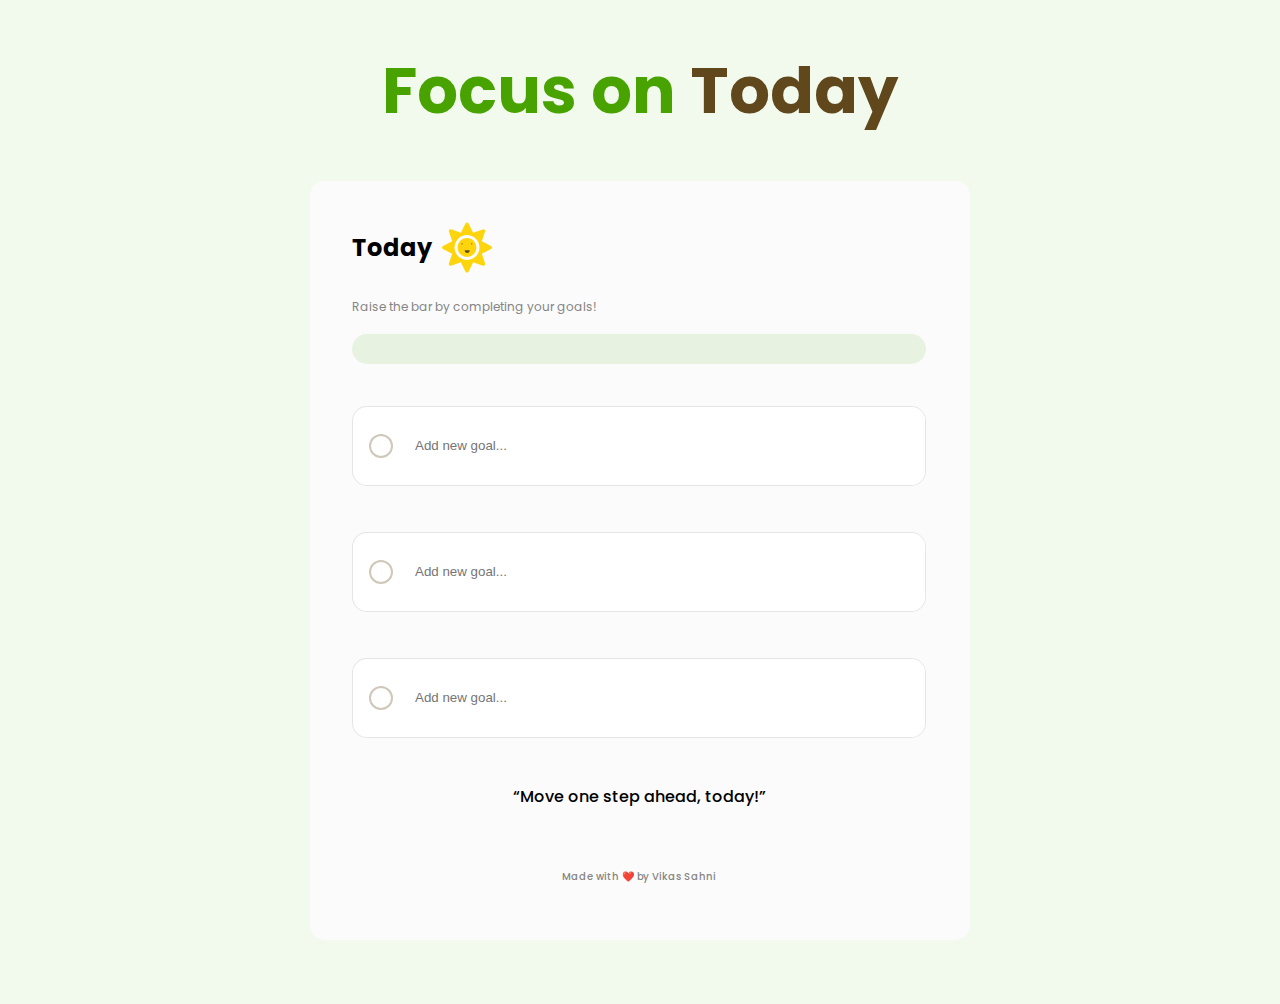
<file: index.html>
<!DOCTYPE html>
<html lang="en">
  <head>
    <meta charset="UTF-8" />
    <meta name="viewport" content="width=device-width, initial-scale=1.0" />
    <title>Vikas</title>
    <link
      href="https://fonts.googleapis.com/css?family=Poppins:100,200,300,regular,500,600,700,800,900"
      rel="stylesheet"
    />
    <link rel="stylesheet" href="style.css" />
    <script src="script.js" defer></script>
  </head>
  <body>
    <header>
      <h1>Focus on <span>Today</span></h1>
    </header>
    <main>
      <div class="title">
        <h2>Today</h2>
        <img src="./Sun.svg" alt="" />
      </div>
      <section class="bar-section">
        <span>Raise the bar by completing your goals!</span>
        <div class="bar-container">
          <div class="bar"></div>
        </div>
        <span class="instruction">Please set all the 3 goals</span>
      </section>
      <div class="all-task-container">
        <div class="task-container">
          <div class="circle">
            <img src="./tick.svg" alt="" />
          </div>
          <input type="text" placeholder="Add new goal..." />
        </div>
        <div class="task-container">
          <div class="circle"><img src="./tick.svg" alt="" /></div>
          <input type="text" placeholder="Add new goal..." />
        </div>
        <div class="task-container">
          <div class="circle"><img src="./tick.svg" alt="" /></div>
          <input type="text" placeholder="Add new goal..." />
        </div>
      </div>
      <p class="quote">“Move one step ahead, today!”</p>
      <div class="creator">Made with ❤️ by Vikas Sahni</div>
    </main>
  </body>
</html>
</file>
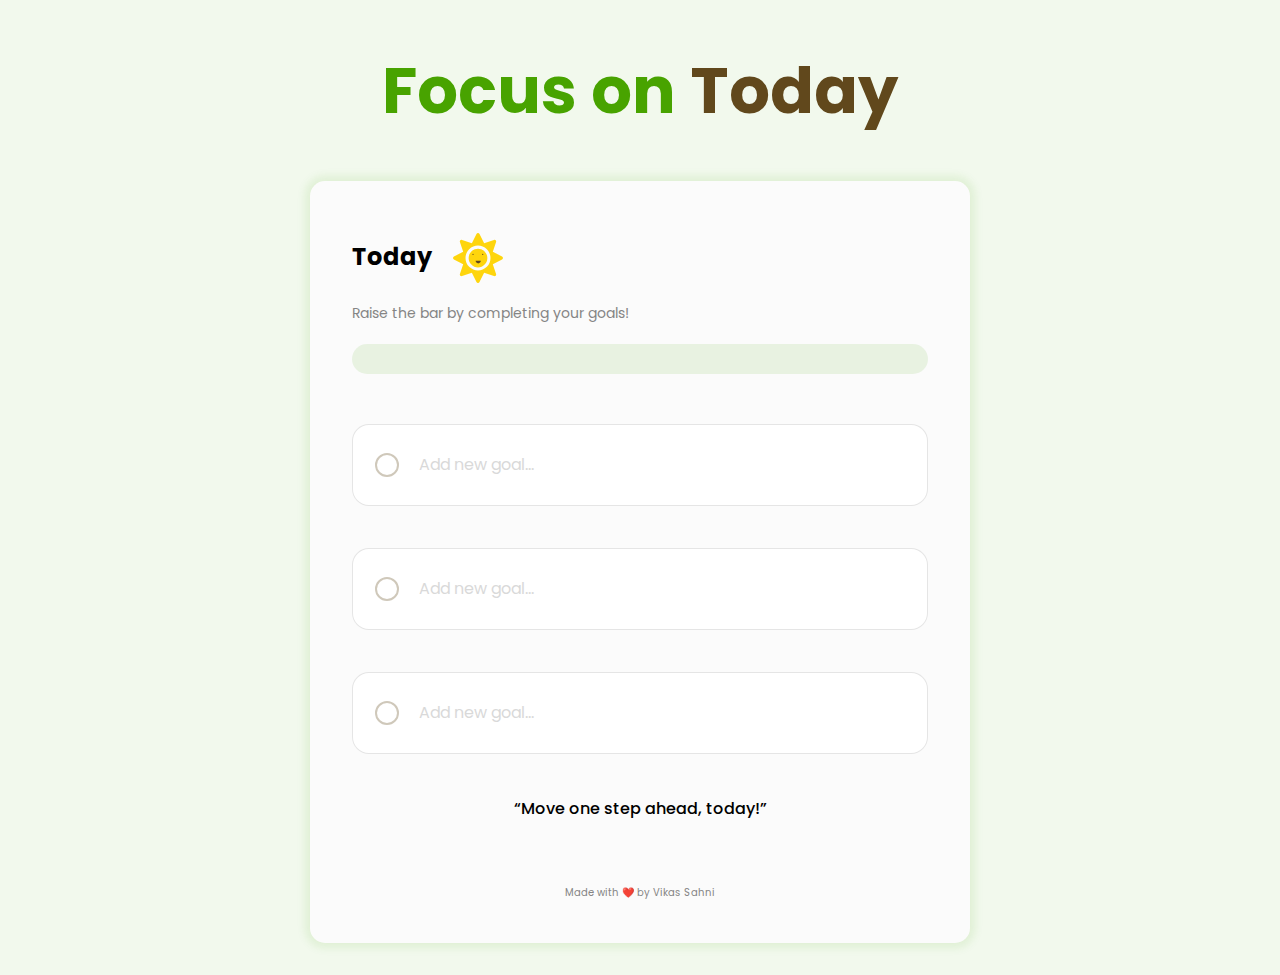
<file: code-along/index.html>
<!DOCTYPE html>
<html lang="en">
  <head>
    <meta charset="UTF-8" />
    <meta name="viewport" content="width=device-width, initial-scale=1.0" />
    <title>Document</title>
    <link
      href="https://fonts.googleapis.com/css?family=Poppins:regular,500,700,"
      rel="stylesheet"
    />
    <link rel="stylesheet" href="style.css" />
    <script src="script.js" defer></script>
  </head>
  <body>
    <main>
      <h1 class="title">Focus on <span>Today</span></h1>
      <div class="app-container">
        <h2 class="subtitle">
          <span>Today</span> <img src="../Sun.svg" alt="sun" />
        </h2>
        <p class="progress-label">Raise the bar by completing your goals!</p>
        <div class="progress-bar">
          <div class="progress-value"><span>2/3 Completed</span></div>
          <p class="error-label">Please set all the 3 goals!</p>

        </div>
        <div class="goal-container">
          <div class="custom-checkbox">
            <img class="check-icon" src="../tick.svg" alt="" />
          </div>
          <input
            class="goal-input"
            type="text"
            placeholder="Add new goal... "
          />
        </div>
        <div class="goal-container">
          <div class="custom-checkbox">
            <img class="check-icon" src="../tick.svg" alt="" />
          </div>
          <input
            class="goal-input"
            type="text"
            placeholder="Add new goal... "
          />
        </div>
        <div class="goal-container">
          <div class="custom-checkbox">
            <img class="check-icon" src="../tick.svg" alt="" />
          </div>
          <input
            class="goal-input"
            type="text"
            placeholder="Add new goal... "
          />
        </div>
        <p class="quote">“Move one step ahead, today!”</p>
        <p class="made-with">Made with ❤️ by Vikas Sahni</p>
      </div>
    </main>
  </body>
</html>
</file>
<file: style.css>
* {
  box-sizing: border-box;
}
body {
  font-family: "Poppins", sans-serif;
  background-color: rgba(72, 163, 0, 0.07);
  margin-bottom: 4rem;
}
header h1 {
  font-size: 64px;
  text-align: center;
  color: rgba(72, 163, 0, 1);
}

header h1 span {
  color: rgba(97, 72, 28, 1);
}

main {
  max-width: 660px;
  border-radius: 15px;
  background-color: rgba(251, 251, 251, 1);
  margin-inline: auto;
  padding: 29px 44px 55px 42px;
}
.title {
  display: flex;
  gap: 10px;
  margin-bottom: 0.5rem;
}

.title img {
  vertical-align: middle;
}

.bar-section span {
  color: rgba(133, 133, 133, 1);
  font-size: 12px;
}

.bar-container{
  width: 100%;
  background: rgba(72, 163, 0, 0.1);
  height: 30px;
  border-radius: 15px;
  margin-top: 1rem;
  margin-bottom: 0.5rem;
}
span.instruction {
  color: rgba(255, 81, 81, 1);
  display: block;
  margin-bottom: 1rem;
  opacity: 0;
}
.task-container {
  width: 100%;
  height: 80px;
  background-color: white;
  border: 1px solid rgba(0, 0, 0, 0.1);
  display: flex;
  gap: 20px;
  justify-content: center;
  align-items: center;
  padding-left: 1rem;
  border-radius: 15px;
  overflow: hidden;
  margin-bottom: 46px;
}
.task-container .circle {
  flex-shrink: 0;
  height: 24px;
  width: 24px;
  border-radius: 50%;
  border: 2px solid rgba(97, 72, 28, 0.3);
}
.circle img {
  opacity: 0;
}

.ticked {
  display: flex;
  justify-content: center;
  align-items: center;
  background-color: rgba(72, 163, 0, 1);
}
div.ticked img {
  opacity: 1;
}

.ticked+input{
    color: rgba(72, 163, 0, 1);
    text-decoration: line-through;
}

.task-container input {
  width: 100%;
  height: 100%;
  border: none;
  outline: none;
}
.quote {
  font-weight: 500;
  text-align: center;
  margin-bottom: 60px;
}
.creator {
  font-size: 10px;
  font-weight: 500;
  text-align: center;
  color: rgba(133, 133, 133, 1);
}
</file>
<file: code-along/style.css>
* {
  box-sizing: border-box;
}
body {
  background-color: rgba(72, 163, 0, 0.07);
  font-family: "poppins", sans-serif;
  margin: 0;
}

main {
  padding: 0px 16px 32px;
}

.title {
  font-size: 4rem;
  color: rgba(72, 163, 0, 1);
  text-align: center;
}
.title span {
  color: rgba(97, 72, 28, 1);
}
.app-container {
  background-color: #fbfbfb;
  max-width: 660px;
  margin-inline: auto;
  border-radius: 15px;
  padding: 32px 42px;
  box-shadow: 0 0 8px 5px rgba(72, 163, 0, 0.1);
}
.subtitle img {
  vertical-align: middle;
  margin-left: 16px;
}
.progress-label {
  font-size: 14px;
  color: #858585;
  margin-bottom: 20px;
}
.progress-bar {
  height: 30px;
  background-color: rgba(72, 163, 0, 0.1);
  border-radius: 15px;
  margin-bottom: 50px;
}
.progress-value {
  height: 100%;
  background-color: #48a300;
  border-radius: 15px;
  font-size: 10px;
  font-weight: 500;
  color: #eeffe0;
  display: flex;
  align-items: center;
  width: 0;
  overflow: hidden;

}
.progress-value span{
    padding-left: 20px;
}
.error-label {
  color: #ff5151;
  font-size: 12px;
  display: none;
}
.show-error .error-label{
    display: block;
}
.goal-container {
  border-radius: 17px;
  border: 1px solid #0000001a;
  height: 82px;
  display: flex;
  align-items: center;
  padding: 0 22px;

  background-color: #ffffff;
  margin-bottom: 42px;
}
.custom-checkbox {
  height: 24px;
  width: 24px;
  border-radius: 50%;
  border: 2px solid #61481c4d;
  flex-shrink: 0;
  cursor: pointer;
  display: flex;
  justify-content: center;
  align-items: center;
}

.check-icon {
  display: none;
}
.goal-input {
  border: none;
  outline: none;
  font-family: inherit;
  font-size: 16px;
  padding-left: 20px;
  width: 100%;
  align-self: stretch;
}
.goal-input::placeholder {
  color: #d9d9d9;
}
.quote {
  font-weight: 500;
  text-align: center;
}
.made-with {
  font-size: 10px;
  text-align: center;
  color: #858585;
  margin-top: 64px;
}
.completed .custom-checkbox {
  background-color: #48a300;
  border-color: #48a300;
}
.completed .check-icon {
  display: block;
}
.completed .goal-input {
  text-decoration: line-through;
  color: #48a300;
  font-weight: 500;
}

@media (width<=768px) {
  .title {
    font-size: 32px;
  }
  .app-container {
    padding: 16px 32px;
  }
  .goal-container {
    height: 64px;
    margin-bottom: 24px;
    border-radius: 12px;
  }
  .custom-checkbox {
    height: 20px;
    width: 20px;
  }
  .made-with {
    margin-top: 32px;
  }
  .progress-bar {
    height: 24px;
  }
}
</file>
